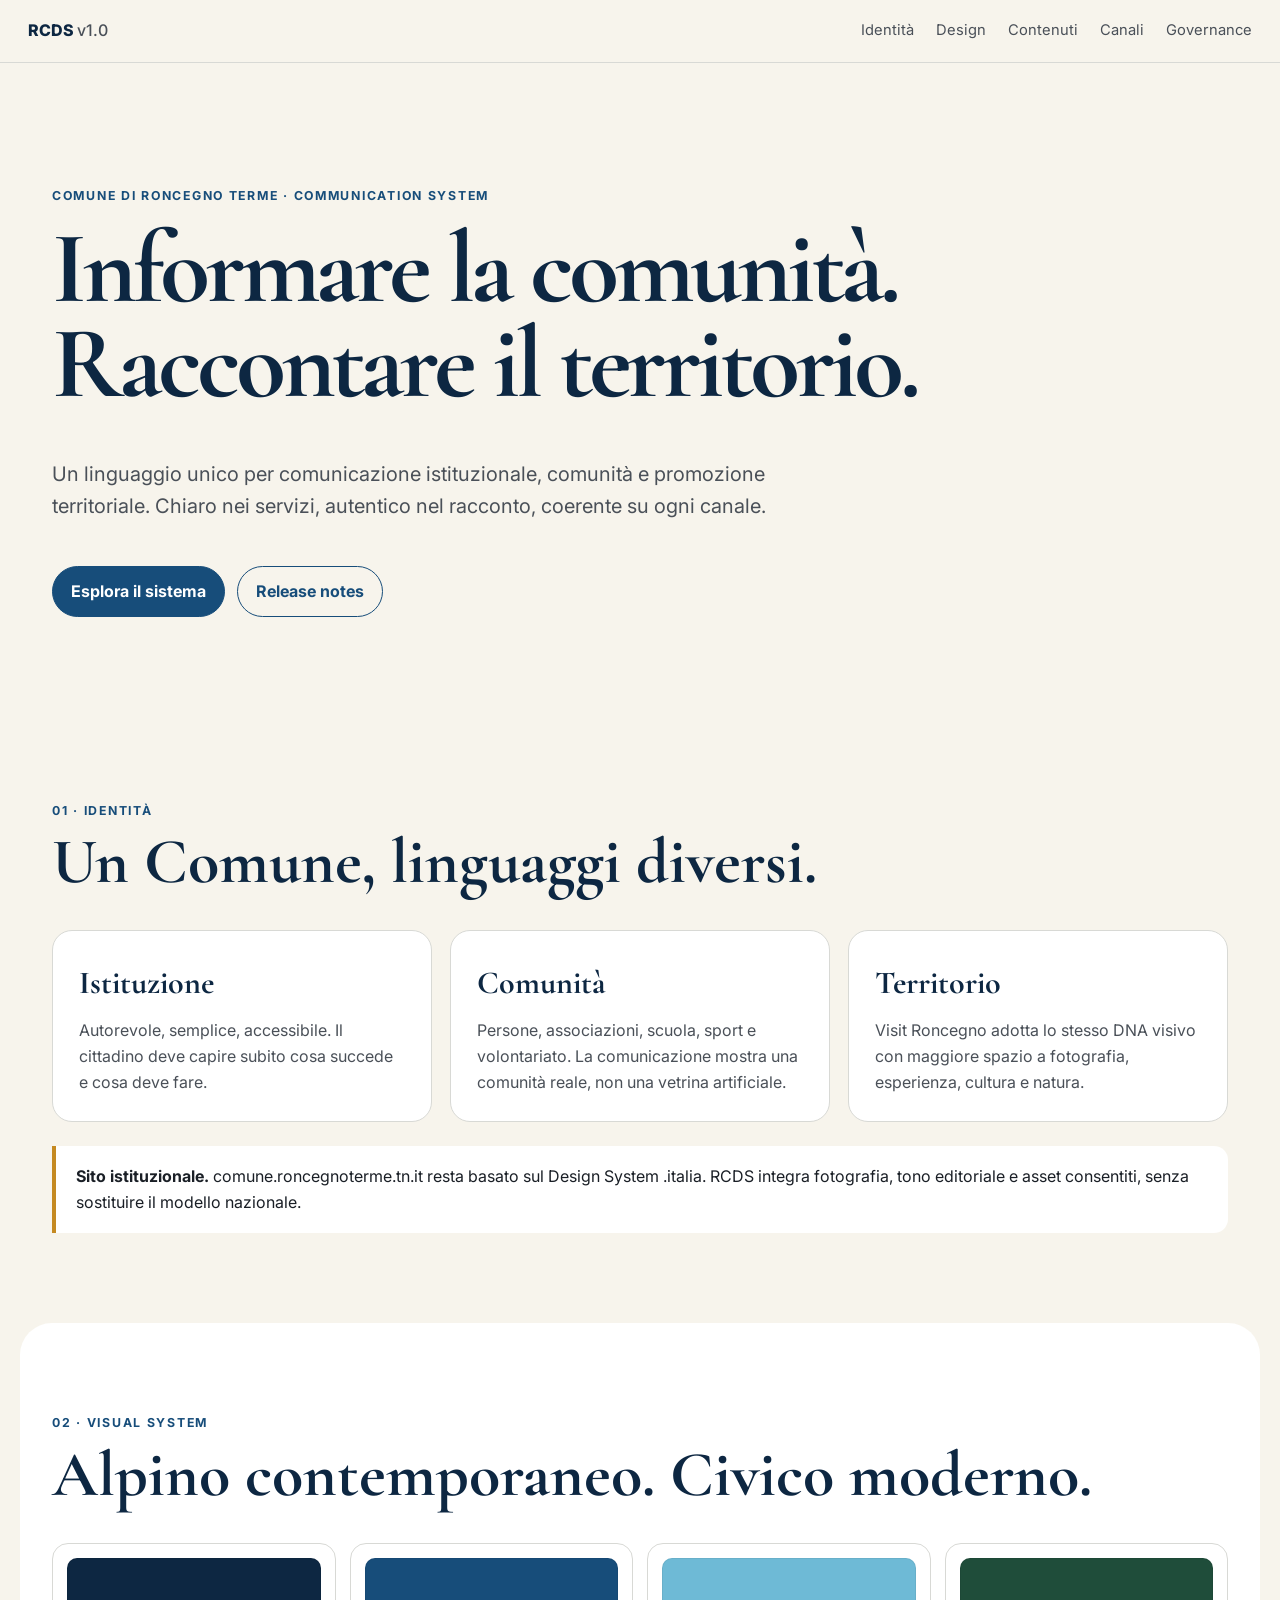
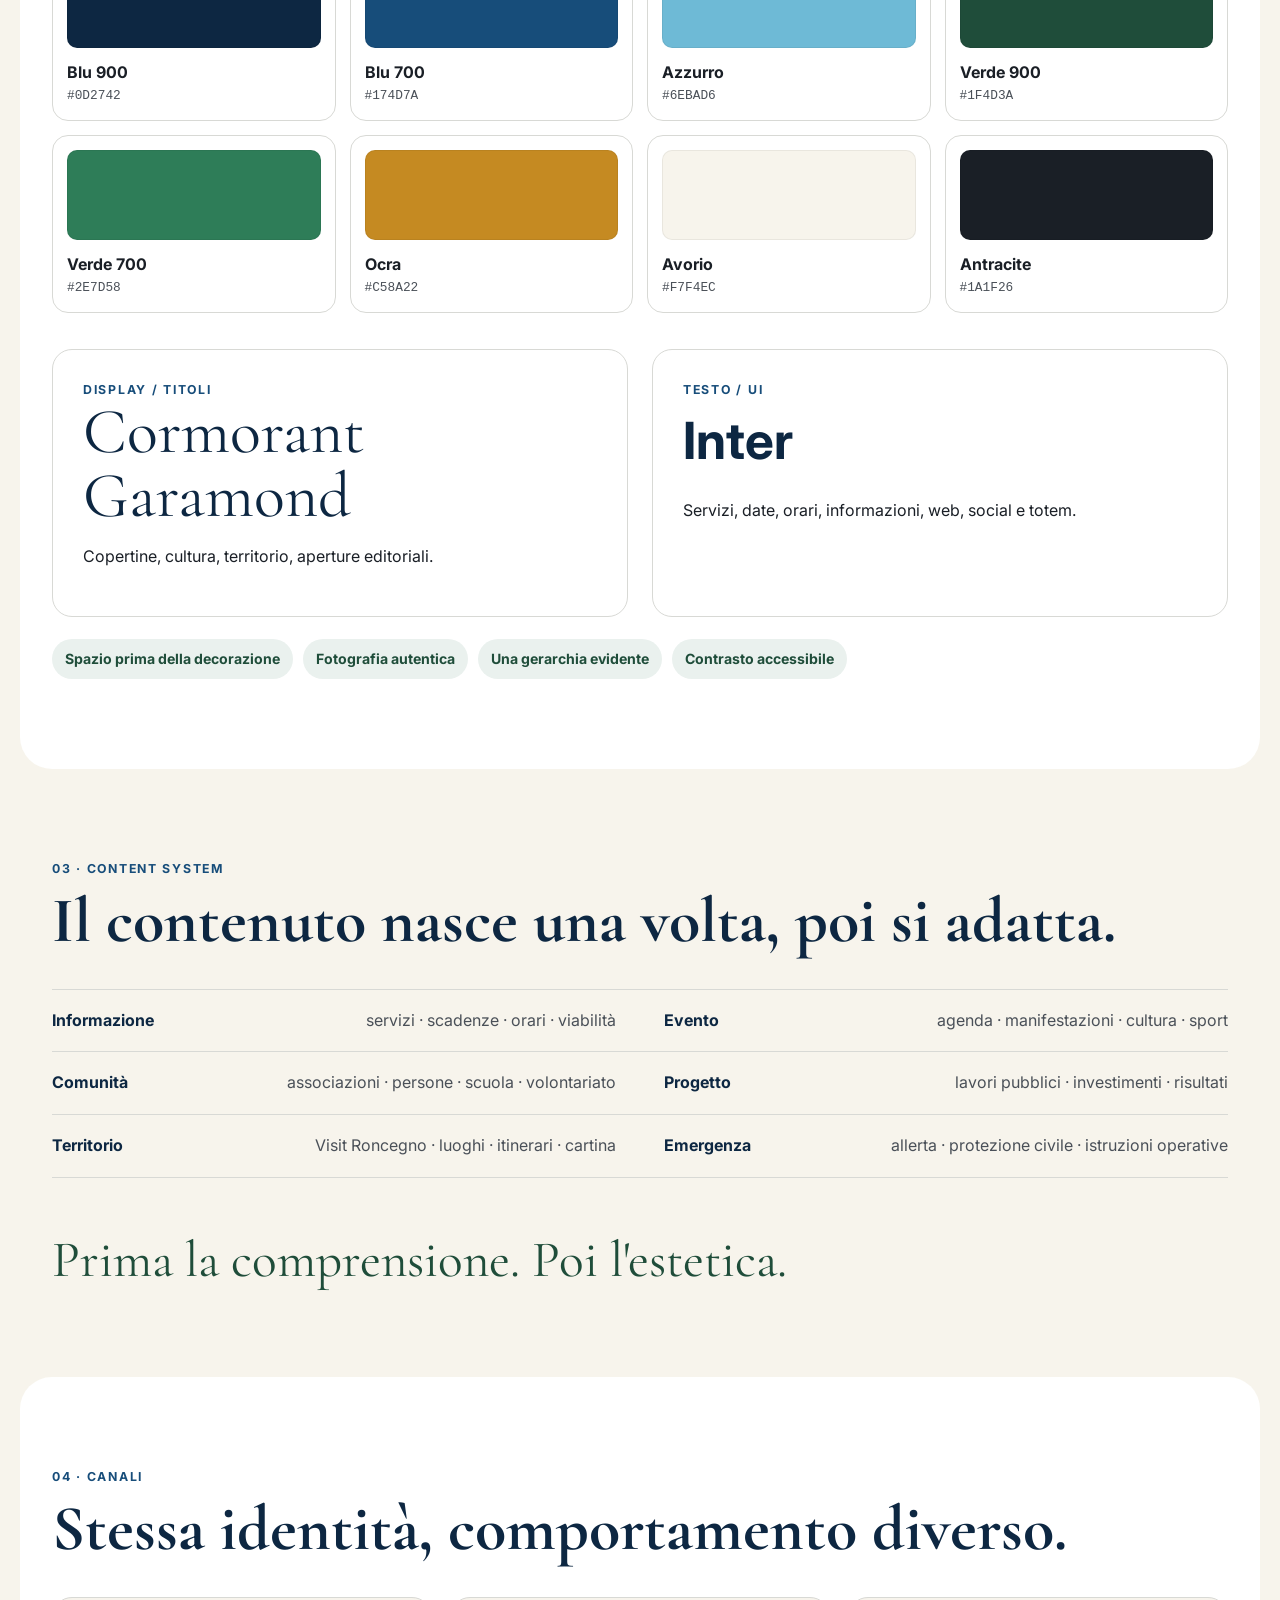
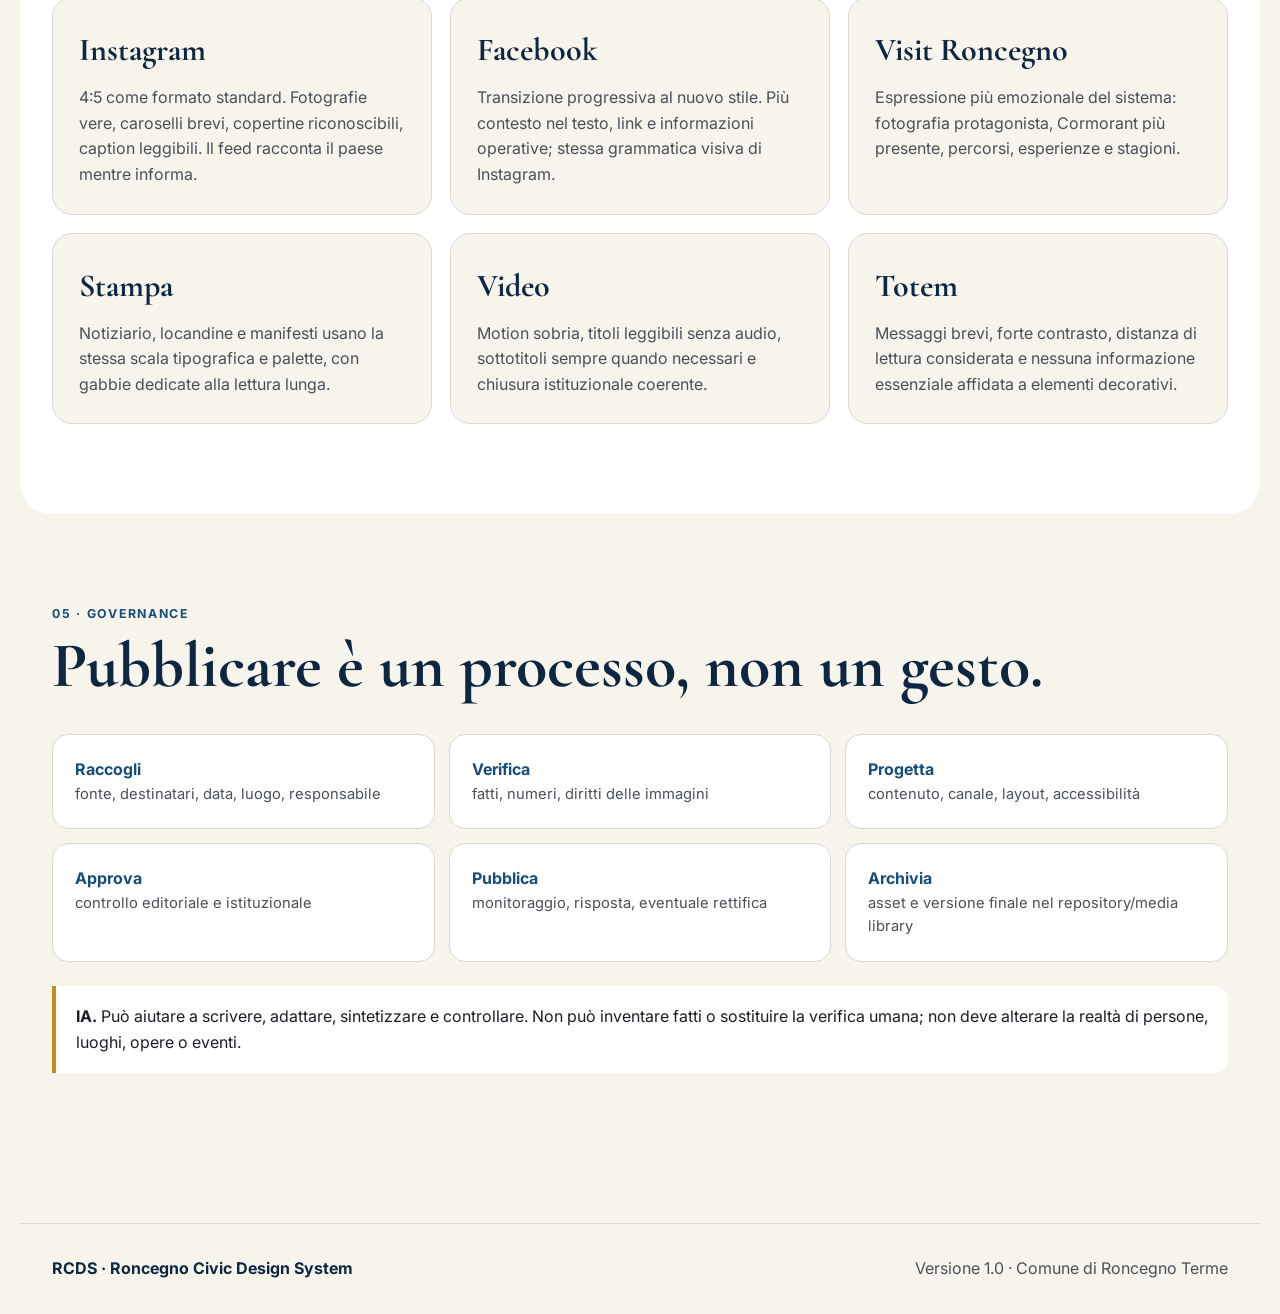
<file: docs/index.html>
<!doctype html>
<html lang="it">
<head>
<meta charset="utf-8">
<meta name="viewport" content="width=device-width,initial-scale=1">
<meta name="description" content="Roncegno Civic Design System — linee guida di comunicazione del Comune di Roncegno Terme">
<title>RCDS · Roncegno Civic Design System</title>
<link rel="preconnect" href="https://fonts.googleapis.com">
<link rel="preconnect" href="https://fonts.gstatic.com" crossorigin>
<link href="https://fonts.googleapis.com/css2?family=Cormorant+Garamond:wght@500;600;700&family=Inter:wght@400;500;600;700&display=swap" rel="stylesheet">
<link rel="stylesheet" href="assets/rcds-v1.css">
</head>
<body>
<header class="topbar"><a class="brand" href="#top">RCDS <span>v1.0</span></a><nav aria-label="Principale"><a href="#identity">Identità</a><a href="#visual">Design</a><a href="#content">Contenuti</a><a href="#channels">Canali</a><a href="#governance">Governance</a></nav></header>
<main id="top">
<section class="hero"><div class="eyebrow">Comune di Roncegno Terme · Communication System</div><h1>Informare la comunità.<br>Raccontare il territorio.</h1><p>Un linguaggio unico per comunicazione istituzionale, comunità e promozione territoriale. Chiaro nei servizi, autentico nel racconto, coerente su ogni canale.</p><div class="actions"><a class="button primary" href="#visual">Esplora il sistema</a><a class="button" href="../RELEASE_NOTES_v1.0.md">Release notes</a></div></section>
<section id="identity" class="section"><div class="section-label">01 · Identità</div><h2>Un Comune, linguaggi diversi.</h2><div class="grid three"><article class="card"><h3>Istituzione</h3><p>Autorevole, semplice, accessibile. Il cittadino deve capire subito cosa succede e cosa deve fare.</p></article><article class="card"><h3>Comunità</h3><p>Persone, associazioni, scuola, sport e volontariato. La comunicazione mostra una comunità reale, non una vetrina artificiale.</p></article><article class="card"><h3>Territorio</h3><p>Visit Roncegno adotta lo stesso DNA visivo con maggiore spazio a fotografia, esperienza, cultura e natura.</p></article></div><aside class="note"><strong>Sito istituzionale.</strong> comune.roncegnoterme.tn.it resta basato sul Design System .italia. RCDS integra fotografia, tono editoriale e asset consentiti, senza sostituire il modello nazionale.</aside></section>
<section id="visual" class="section alt"><div class="section-label">02 · Visual system</div><h2>Alpino contemporaneo. Civico moderno.</h2><div class="palette"><div style="--sw:#0d2742"><span></span><b>Blu 900</b><code>#0D2742</code></div><div style="--sw:#174d7a"><span></span><b>Blu 700</b><code>#174D7A</code></div><div style="--sw:#6ebad6"><span></span><b>Azzurro</b><code>#6EBAD6</code></div><div style="--sw:#1f4d3a"><span></span><b>Verde 900</b><code>#1F4D3A</code></div><div style="--sw:#2e7d58"><span></span><b>Verde 700</b><code>#2E7D58</code></div><div style="--sw:#c58a22"><span></span><b>Ocra</b><code>#C58A22</code></div><div style="--sw:#f7f4ec"><span></span><b>Avorio</b><code>#F7F4EC</code></div><div style="--sw:#1a1f26"><span></span><b>Antracite</b><code>#1A1F26</code></div></div><div class="type-grid"><div><div class="eyebrow">Display / Titoli</div><div class="display-sample">Cormorant Garamond</div><p>Copertine, cultura, territorio, aperture editoriali.</p></div><div><div class="eyebrow">Testo / UI</div><div class="sans-sample">Inter</div><p>Servizi, date, orari, informazioni, web, social e totem.</p></div></div><div class="principles"><span>Spazio prima della decorazione</span><span>Fotografia autentica</span><span>Una gerarchia evidente</span><span>Contrasto accessibile</span></div></section>
<section id="content" class="section"><div class="section-label">03 · Content system</div><h2>Il contenuto nasce una volta, poi si adatta.</h2><div class="content-list"><article><b>Informazione</b><span>servizi · scadenze · orari · viabilità</span></article><article><b>Evento</b><span>agenda · manifestazioni · cultura · sport</span></article><article><b>Comunità</b><span>associazioni · persone · scuola · volontariato</span></article><article><b>Progetto</b><span>lavori pubblici · investimenti · risultati</span></article><article><b>Territorio</b><span>Visit Roncegno · luoghi · itinerari · cartina</span></article><article><b>Emergenza</b><span>allerta · protezione civile · istruzioni operative</span></article></div><blockquote>Prima la comprensione. Poi l'estetica.</blockquote></section>
<section id="channels" class="section alt"><div class="section-label">04 · Canali</div><h2>Stessa identità, comportamento diverso.</h2><div class="grid three"><article class="card"><h3>Instagram</h3><p>4:5 come formato standard. Fotografie vere, caroselli brevi, copertine riconoscibili, caption leggibili. Il feed racconta il paese mentre informa.</p></article><article class="card"><h3>Facebook</h3><p>Transizione progressiva al nuovo stile. Più contesto nel testo, link e informazioni operative; stessa grammatica visiva di Instagram.</p></article><article class="card"><h3>Visit Roncegno</h3><p>Espressione più emozionale del sistema: fotografia protagonista, Cormorant più presente, percorsi, esperienze e stagioni.</p></article><article class="card"><h3>Stampa</h3><p>Notiziario, locandine e manifesti usano la stessa scala tipografica e palette, con gabbie dedicate alla lettura lunga.</p></article><article class="card"><h3>Video</h3><p>Motion sobria, titoli leggibili senza audio, sottotitoli sempre quando necessari e chiusura istituzionale coerente.</p></article><article class="card"><h3>Totem</h3><p>Messaggi brevi, forte contrasto, distanza di lettura considerata e nessuna informazione essenziale affidata a elementi decorativi.</p></article></div></section>
<section id="governance" class="section"><div class="section-label">05 · Governance</div><h2>Pubblicare è un processo, non un gesto.</h2><ol class="flow"><li><b>Raccogli</b><span>fonte, destinatari, data, luogo, responsabile</span></li><li><b>Verifica</b><span>fatti, numeri, diritti delle immagini</span></li><li><b>Progetta</b><span>contenuto, canale, layout, accessibilità</span></li><li><b>Approva</b><span>controllo editoriale e istituzionale</span></li><li><b>Pubblica</b><span>monitoraggio, risposta, eventuale rettifica</span></li><li><b>Archivia</b><span>asset e versione finale nel repository/media library</span></li></ol><aside class="note"><strong>IA.</strong> Può aiutare a scrivere, adattare, sintetizzare e controllare. Non può inventare fatti o sostituire la verifica umana; non deve alterare la realtà di persone, luoghi, opere o eventi.</aside></section>
</main>
<footer><b>RCDS · Roncegno Civic Design System</b><span>Versione 1.0 · Comune di Roncegno Terme</span></footer>
</body>
</html>
</file>
<file: docs/assets/rcds-v1.css>
*{box-sizing:border-box}html{scroll-behavior:smooth}body{margin:0;background:#f7f4ec;color:#1a1f26;font-family:Inter,system-ui,sans-serif;line-height:1.6}.topbar{position:sticky;top:0;z-index:20;display:flex;justify-content:space-between;align-items:center;padding:18px 28px;border-bottom:1px solid #d8d9d5;background:rgba(247,244,236,.94);backdrop-filter:blur(12px)}.brand{font-weight:800;text-decoration:none;color:#0d2742}.brand span{font-weight:500;color:#4a5058}.topbar nav{display:flex;gap:22px}.topbar nav a{text-decoration:none;color:#4a5058;font-size:.92rem}.topbar nav a:hover{color:#174d7a}main{max-width:1240px;margin:auto}.hero{min-height:72vh;padding:110px 32px 80px;display:flex;flex-direction:column;justify-content:center}.hero h1,.section h2,.card h3,.display-sample,blockquote{font-family:'Cormorant Garamond',Georgia,serif}.hero h1{font-size:clamp(3.2rem,8vw,7rem);line-height:.92;margin:16px 0 28px;color:#0d2742;letter-spacing:-.04em}.hero p{max-width:780px;font-size:1.25rem;color:#4a5058}.eyebrow,.section-label{text-transform:uppercase;letter-spacing:.14em;font-weight:700;font-size:.77rem;color:#174d7a}.actions{display:flex;gap:12px;margin-top:24px}.button{display:inline-block;padding:12px 18px;border-radius:999px;border:1px solid #174d7a;text-decoration:none;color:#174d7a;font-weight:700}.button.primary{background:#174d7a;color:white}.section{padding:90px 32px}.section.alt{background:white;border-radius:32px}.section h2{font-size:clamp(2.4rem,5vw,4.6rem);line-height:1;margin:10px 0 36px;color:#0d2742}.grid{display:grid;gap:18px}.grid.three{grid-template-columns:repeat(3,1fr)}.card{padding:26px;border:1px solid #d8d9d5;border-radius:20px;background:#fff}.alt .card{background:#f7f4ec}.card h3{font-size:2rem;margin:0 0 10px;color:#0d2742}.card p{margin:0;color:#4a5058}.note{margin-top:24px;padding:18px 20px;border-left:4px solid #c58a22;background:#fff;border-radius:0 14px 14px 0}.palette{display:grid;grid-template-columns:repeat(4,1fr);gap:14px}.palette div{padding:14px;background:#fff;border:1px solid #d8d9d5;border-radius:16px}.palette span{display:block;height:90px;background:var(--sw);border-radius:10px;margin-bottom:12px;border:1px solid rgba(0,0,0,.06)}.palette b,.palette code{display:block}.palette code{font-size:.8rem;color:#4a5058}.type-grid{display:grid;grid-template-columns:1fr 1fr;gap:24px;margin-top:36px}.type-grid>div{padding:30px;border:1px solid #d8d9d5;border-radius:20px;background:#fff}.display-sample{font-size:clamp(2.8rem,5vw,5rem);line-height:1;color:#0d2742}.sans-sample{font-size:clamp(2.4rem,4vw,4rem);font-weight:700;color:#0d2742}.principles{display:flex;flex-wrap:wrap;gap:10px;margin-top:22px}.principles span{padding:9px 13px;border-radius:999px;background:#eaf1ee;color:#1f4d3a;font-weight:700;font-size:.88rem}.content-list{display:grid;grid-template-columns:1fr 1fr;border-top:1px solid #d8d9d5}.content-list article{display:flex;justify-content:space-between;gap:22px;padding:18px 0;border-bottom:1px solid #d8d9d5}.content-list article:nth-child(odd){padding-right:24px}.content-list article:nth-child(even){padding-left:24px}.content-list b{color:#0d2742}.content-list span{color:#4a5058;text-align:right}blockquote{font-size:clamp(2.2rem,4vw,4rem);line-height:1.05;margin:56px 0 0;color:#1f4d3a}.flow{list-style:none;padding:0;margin:0;display:grid;grid-template-columns:repeat(3,1fr);gap:14px}.flow li{padding:22px;background:#fff;border:1px solid #d8d9d5;border-radius:16px}.flow b,.flow span{display:block}.flow b{color:#174d7a}.flow span{color:#4a5058;font-size:.92rem}footer{max-width:1240px;margin:60px auto 0;padding:32px;display:flex;justify-content:space-between;border-top:1px solid #d8d9d5;color:#4a5058}footer b{color:#0d2742}@media(max-width:800px){.topbar nav{display:none}.grid.three,.palette,.type-grid,.flow,.content-list{grid-template-columns:1fr}.content-list article:nth-child(n){padding-left:0;padding-right:0}.hero{min-height:auto;padding-top:80px}.section,.hero{padding-left:20px;padding-right:20px}.section.alt{border-radius:0}footer{flex-direction:column;gap:8px}}
</file>
